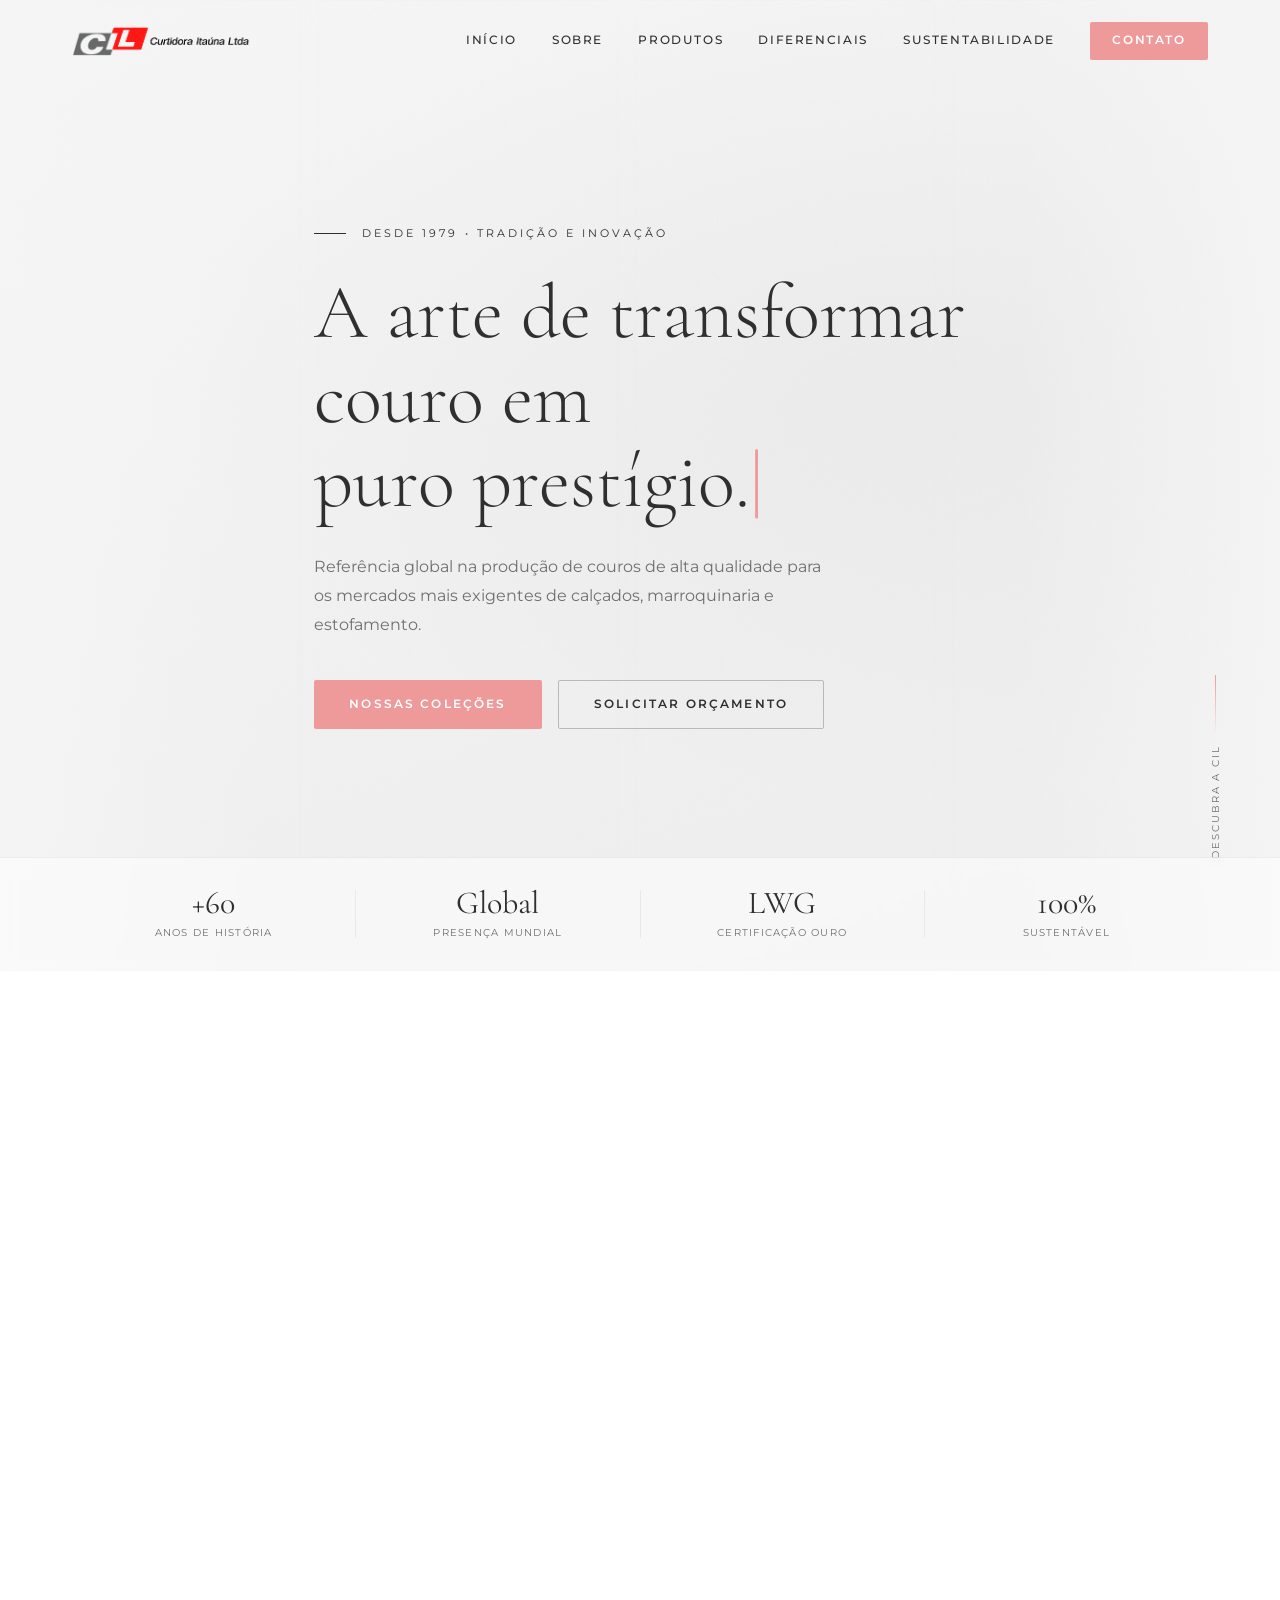
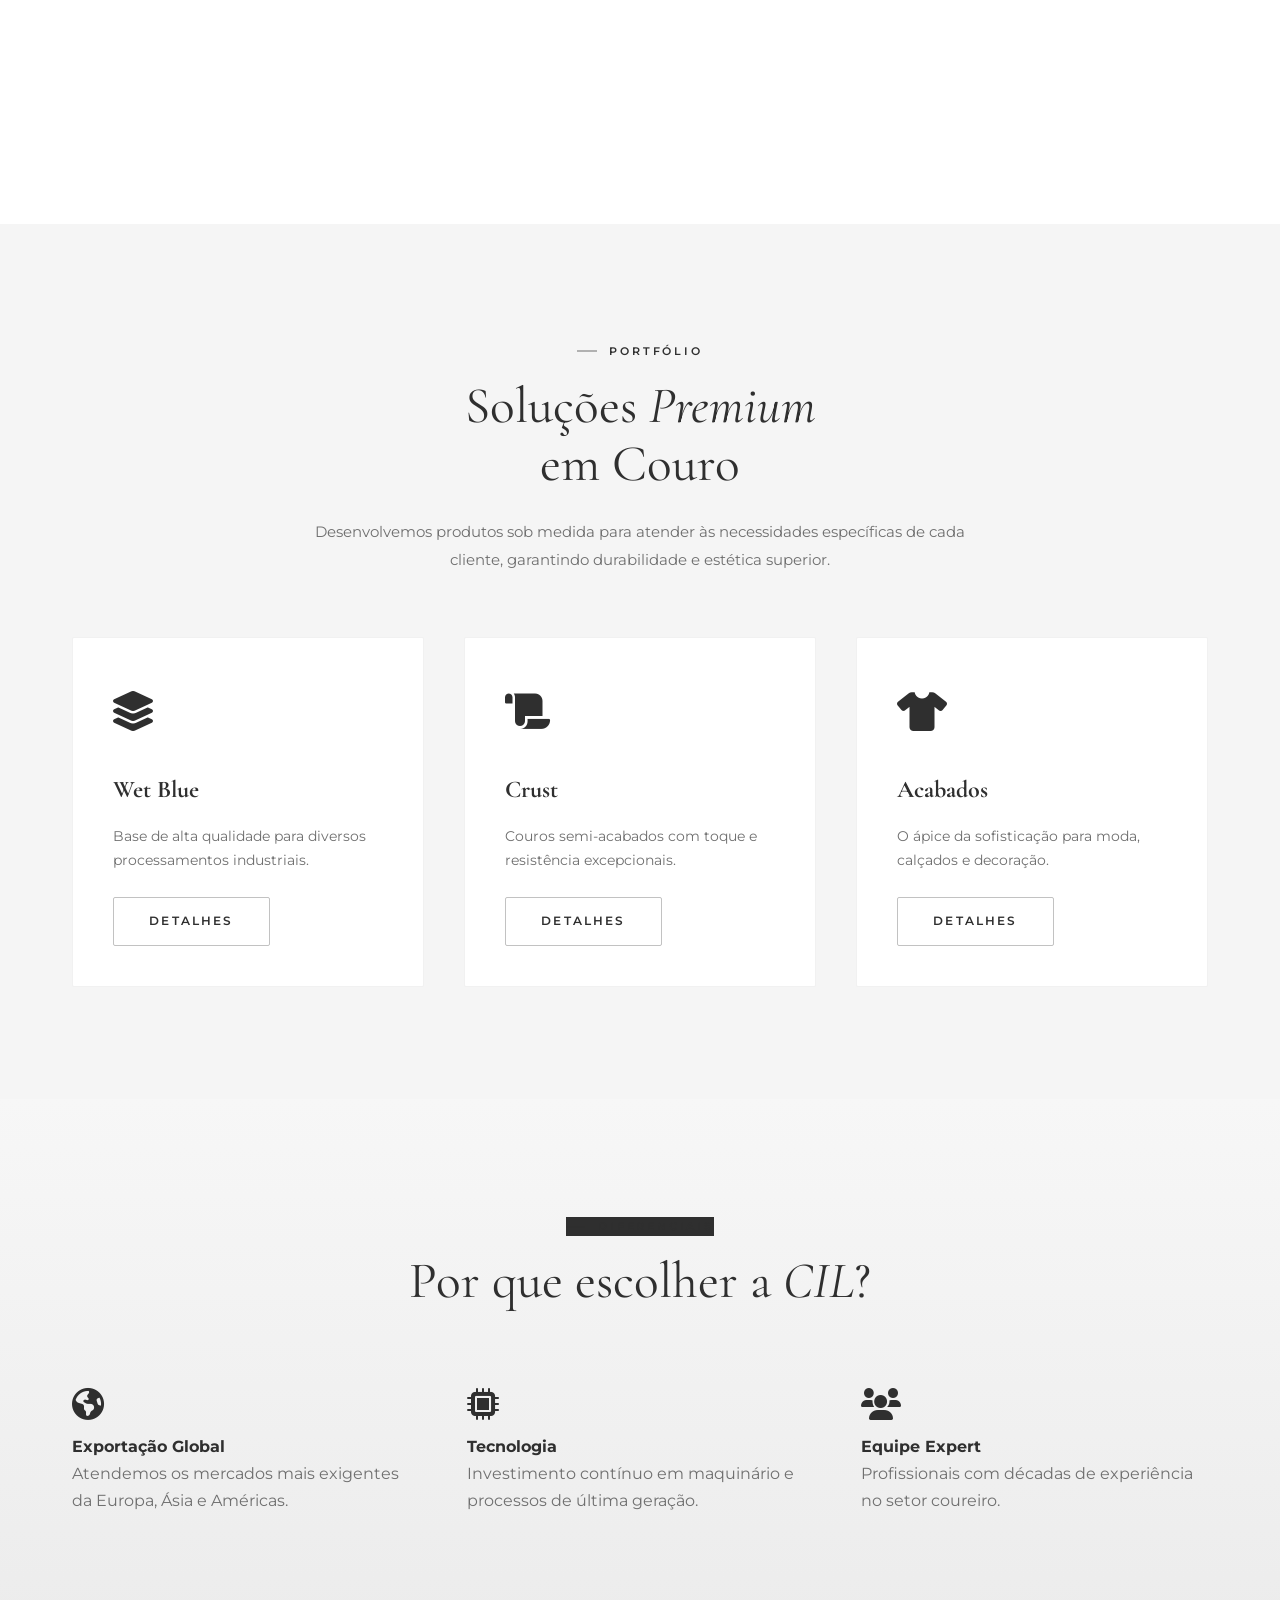
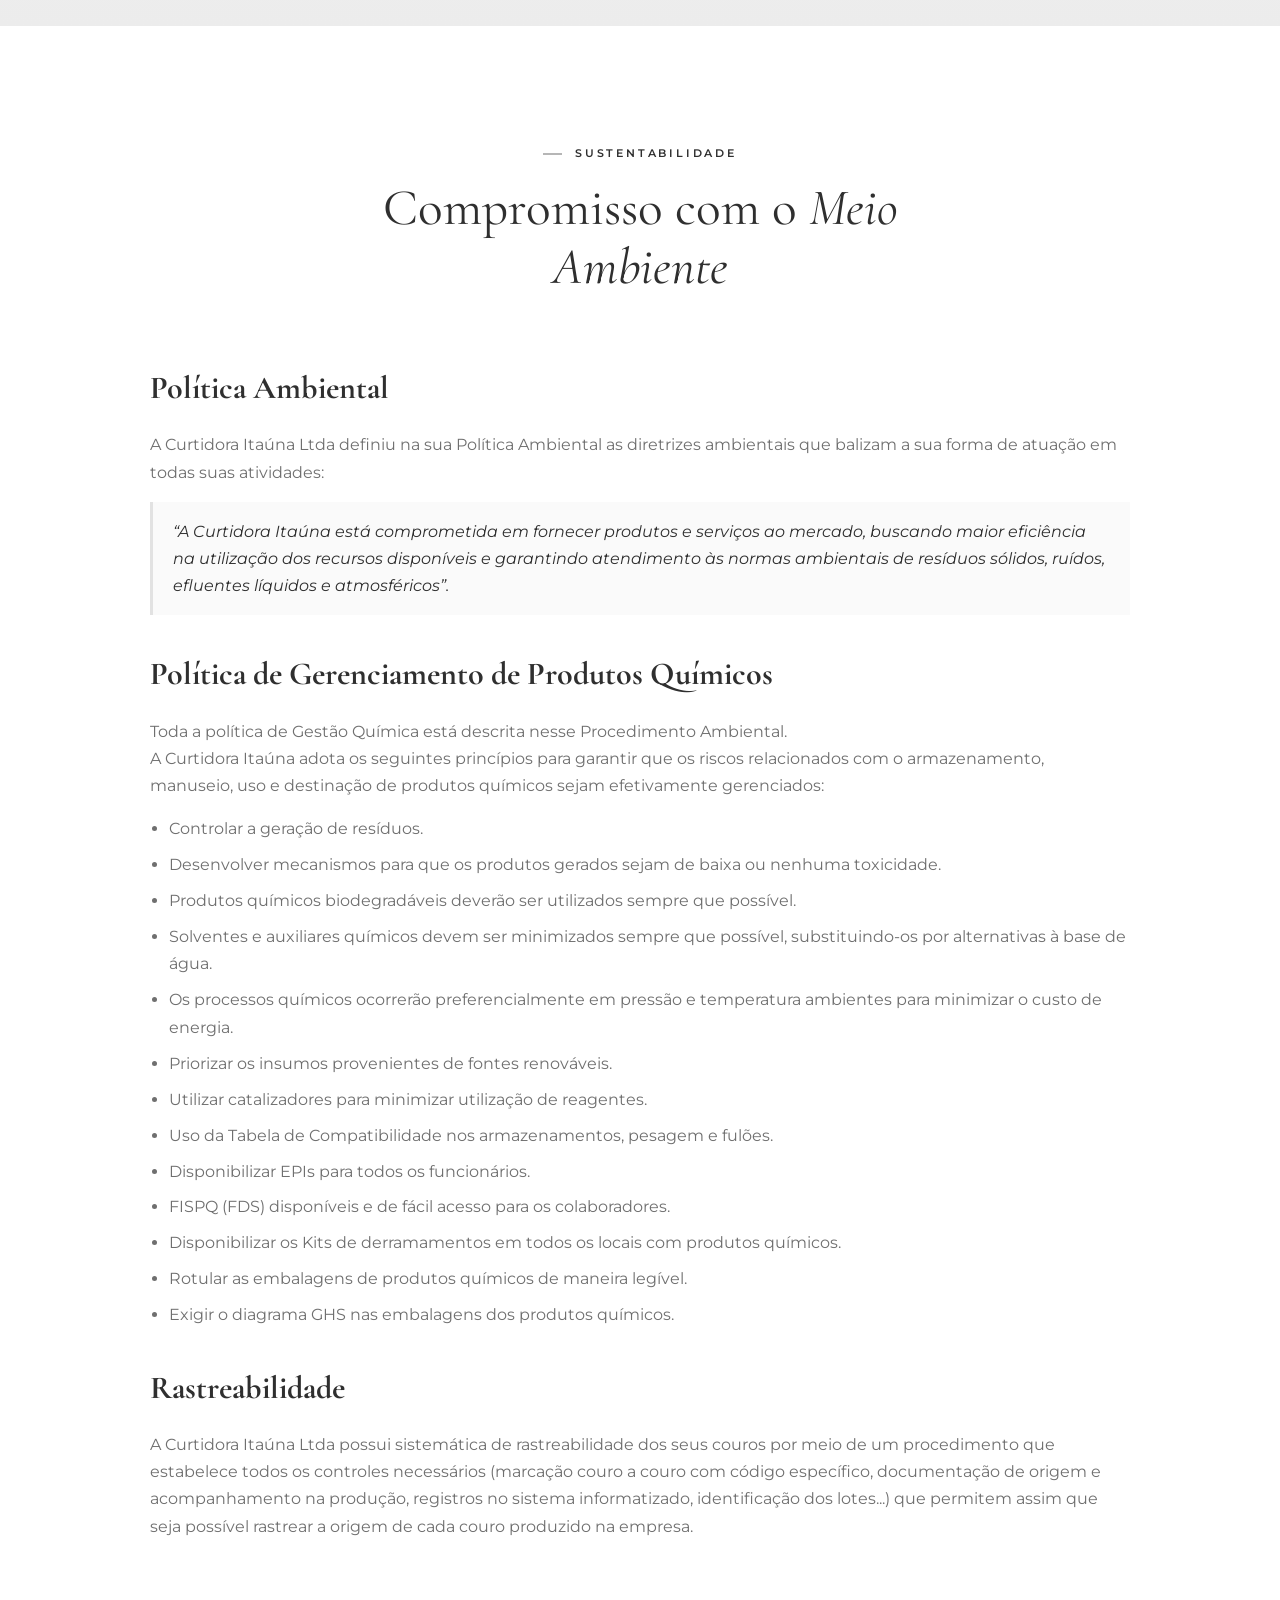
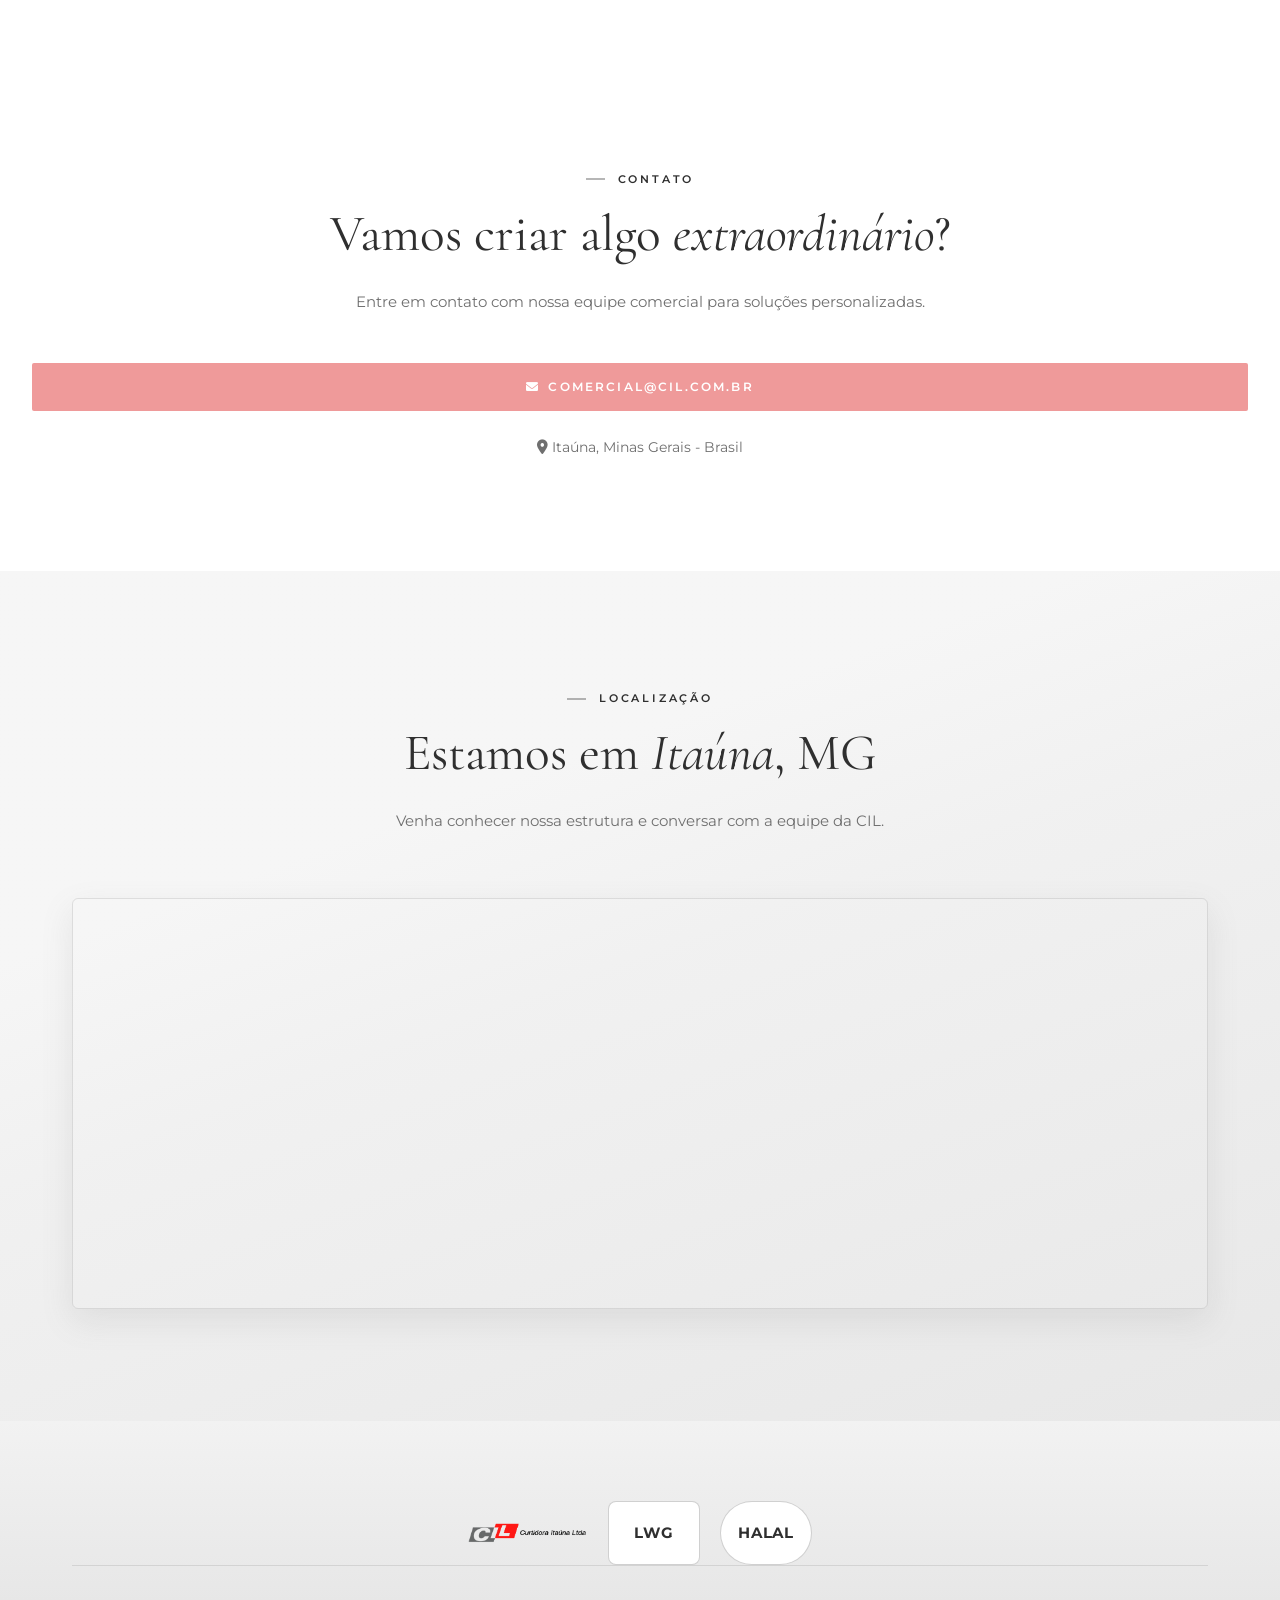
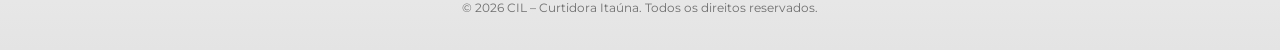
<file: index.html>
<!DOCTYPE html>
<html lang="pt-BR">
<head>
  <meta charset="UTF-8" />
  <meta name="viewport" content="width=device-width, initial-scale=1.0" />
  <title>CIL – Curtidora Itaúna LTDA</title>
  <meta name="description" content="CIL – Curtidora Itaúna: Produção de couros de alta qualidade com sofisticação e sustentabilidade há mais de 45 anos." />
  
  <!-- Fonts -->
  <link rel="preconnect" href="https://fonts.googleapis.com" />
  <link rel="preconnect" href="https://fonts.gstatic.com" crossorigin />
  <link href="https://fonts.googleapis.com/css2?family=Cormorant+Garamond:ital,wght@0,300;0,400;0,500;0,600;1,300;1,400&family=Montserrat:wght@300;400;500;600;700&display=swap" rel="stylesheet" />
  
  <!-- Styles -->
  <link rel="stylesheet" href="css/style.css" />
  
  <!-- Icons (FontAwesome for simplicity in this demo) -->
  <link rel="stylesheet" href="https://cdnjs.cloudflare.com/ajax/libs/font-awesome/6.0.0/css/all.min.css" />
</head>
<body>

  <!-- NAVIGATION -->
  <header class="nav" id="nav">
    <div class="nav__inner container">
      <a href="#" class="nav__logo" aria-label="CIL Curtidora Itaúna Ltda">
        <img src="assets/logo-cil.png" alt="Logo CIL Curtidora Itaúna Ltda" class="nav__logo-img" />
      </a>
      <nav class="nav__links" id="navLinks">
        <a href="#home">Início</a>
        <a href="#sobre">Sobre</a>
        <a href="#produtos">Produtos</a>
        <a href="#diferenciais">Diferenciais</a>
        <a href="#sustentabilidade">Sustentabilidade</a>
        <a href="#contato" class="nav__cta">Contato</a>
      </nav>
      <button class="nav__burger" id="burger" aria-label="Menu">
        <span></span><span></span><span></span>
      </button>
    </div>
  </header>

  <!-- HERO SECTION -->
  <section class="hero" id="home">
    <div class="hero__bg">
      <div class="hero__slides">
        <div class="hero__slide hero__slide--1 active"></div>
        <div class="hero__slide hero__slide--2"></div>
        <div class="hero__slide hero__slide--3"></div>
      </div>
      <div class="hero__texture"></div>
      <div class="hero__grain"></div>
    </div>
    <div class="hero__text-carousel" aria-hidden="true">
      <div class="hero__text-track">
        <span class="hero__text-slide hero__text-slide--1"></span>
        <span class="hero__text-slide hero__text-slide--2"></span>
        <span class="hero__text-slide hero__text-slide--3"></span>
        <span class="hero__text-slide hero__text-slide--4"></span>
        <span class="hero__text-slide hero__text-slide--1"></span>
        <span class="hero__text-slide hero__text-slide--2"></span>
      </div>
    </div>
    <div class="hero__content container">
      <div class="hero__tag reveal">Desde 1979 • Tradição e Inovação</div>
      <h1 class="hero__title reveal" id="heroTypewriter" data-typewriter="A arte de transformar|couro em|puro prestígio.">
        <span class="hero__typed"></span><span class="hero__cursor">|</span>
      </h1>
      <p class="hero__desc reveal">
        Referência global na produção de couros de alta qualidade para os mercados mais exigentes de calçados, marroquinaria e estofamento.
      </p>
      <div class="hero__actions reveal">
        <a href="#produtos" class="btn btn--primary">Nossas Coleções</a>
        <a href="#contato" class="btn btn--ghost">Solicitar Orçamento</a>
      </div>
    </div>
    <div class="hero__scroll">
      <span></span>
      <p>Descubra a CIL</p>
    </div>
    <div class="hero__stat-bar">
      <div class="container hero__stats">
        <div class="hero__stat">
          <strong>+60</strong><span>Anos de História</span>
        </div>
        <div class="hero__stat-divider"></div>
        <div class="hero__stat">
          <strong>Global</strong><span>Presença Mundial</span>
        </div>
        <div class="hero__stat-divider"></div>
        <div class="hero__stat">
          <strong>LWG</strong><span>Certificação Ouro</span>
        </div>
        <div class="hero__stat-divider"></div>
        <div class="hero__stat">
          <strong>100%</strong><span>Sustentável</span>
        </div>
      </div>
    </div>
  </section>

  <!-- SOBRE NÓS -->
  <section class="sobre" id="sobre">
    <div class="container sobre__grid">
      <div class="sobre__visual">
        <div class="sobre__img-wrap reveal-left">
          <div class="sobre__img-placeholder">
            <div class="sobre__img-inner">
              <i class="fa-solid fa-gem" style="font-size: 5rem; color: var(--accent-gold); opacity: 0.6;"></i>
            </div>
          </div>
          <div class="sobre__badge">
            <strong>+60</strong>
            <span>anos de<br/>excelência</span>
          </div>
        </div>
      </div>
      <div class="sobre__text">
        <div class="section-tag reveal">Nossa Essência</div>
        <h2 class="section-title reveal">Tradição que<br/><em>redefine</em> o padrão<br/>da indústria</h2>
        <p class="sobre__lead reveal">
          A Curtidora Itaúna é movida pela paixão pela qualidade e pelo respeito ao meio ambiente.
        </p>
        <p class="sobre__body reveal">
          Nossa jornada é marcada pela busca incessante da perfeição técnica, unindo processos artesanais à tecnologia de ponta para entregar couros que são verdadeiras obras de arte.
        </p>
        <div class="sobre__values reveal">
          <div class="sobre__value">
            <div class="sobre__value-icon"><i class="fa-solid fa-check"></i></div>
            <div>
              <strong>Qualidade Intransigente</strong>
              <p>Padrões rigorosos em cada etapa do processo produtivo.</p>
            </div>
          </div>
          <div class="sobre__value">
            <div class="sobre__value-icon"><i class="fa-solid fa-leaf"></i></div>
            <div>
              <strong>Sustentabilidade Real</strong>
              <p>Compromisso com o futuro através de processos eco-responsáveis.</p>
            </div>
          </div>
        </div>
      </div>
    </div>
  </section>

  <!-- PRODUTOS -->
  <section class="produtos" id="produtos">
    <div class="container">
      <div class="section-header">
        <div class="section-tag reveal">Portfólio</div>
        <h2 class="section-title reveal">Soluções <em>Premium</em><br/>em Couro</h2>
        <p class="section-desc reveal">Desenvolvemos produtos sob medida para atender às necessidades específicas de cada cliente, garantindo durabilidade e estética superior.</p>
      </div>
      <div class="produtos__grid">
        <div class="produto-card reveal">
          <div class="produto-card__content">
            <div class="produto-card__icon"><i class="fa-solid fa-layer-group"></i></div>
            <h3 class="produto-card__title">Wet Blue</h3>
            <p class="produto-card__desc">Base de alta qualidade para diversos processamentos industriais.</p>
            <a href="#contato" class="btn btn--ghost">Detalhes</a>
          </div>
        </div>
        <div class="produto-card reveal">
          <div class="produto-card__content">
            <div class="produto-card__icon"><i class="fa-solid fa-scroll"></i></div>
            <h3 class="produto-card__title">Crust</h3>
            <p class="produto-card__desc">Couros semi-acabados com toque e resistência excepcionais.</p>
            <a href="#contato" class="btn btn--ghost">Detalhes</a>
          </div>
        </div>
        <div class="produto-card reveal">
          <div class="produto-card__content">
            <div class="produto-card__icon"><i class="fa-solid fa-shirt"></i></div>
            <h3 class="produto-card__title">Acabados</h3>
            <p class="produto-card__desc">O ápice da sofisticação para moda, calçados e decoração.</p>
            <a href="#contato" class="btn btn--ghost">Detalhes</a>
          </div>
        </div>
      </div>
    </div>
  </section>

  <!-- DIFERENCIAIS -->
  <section class="diferenciais" id="diferenciais">
    <div class="container">
      <div class="section-header">
        <div class="section-tag section-tag--light reveal">Diferenciais</div>
        <h2 class="section-title section-title--light reveal">Por que escolher a <em>CIL</em>?</h2>
      </div>
      <div class="sobre__values diferenciais__grid reveal">
        <div class="sobre__value">
          <div class="sobre__value-icon diferenciais__icon"><i class="fa-solid fa-earth-americas"></i></div>
          <div>
            <strong>Exportação Global</strong>
            <p>Atendemos os mercados mais exigentes da Europa, Ásia e Américas.</p>
          </div>
        </div>
        <div class="sobre__value">
          <div class="sobre__value-icon diferenciais__icon"><i class="fa-solid fa-microchip"></i></div>
          <div>
            <strong>Tecnologia</strong>
            <p>Investimento contínuo em maquinário e processos de última geração.</p>
          </div>
        </div>
        <div class="sobre__value">
          <div class="sobre__value-icon diferenciais__icon"><i class="fa-solid fa-users"></i></div>
          <div>
            <strong>Equipe Expert</strong>
            <p>Profissionais com décadas de experiência no setor coureiro.</p>
          </div>
        </div>
      </div>
    </div>
  </section>

  <!-- SUSTENTABILIDADE -->
  <section class="sustentabilidade" id="sustentabilidade">
    <div class="container">
      <div class="section-header">
        <div class="section-tag reveal">Sustentabilidade</div>
        <h2 class="section-title reveal">Compromisso com o <em>Meio Ambiente</em></h2>
      </div>

      <div class="sustentabilidade__content">
        <h3>Política Ambiental</h3>
        <p>A Curtidora Itaúna Ltda definiu na sua Política Ambiental as diretrizes ambientais que balizam a sua forma de atuação em todas suas atividades:</p>
        <blockquote>“A Curtidora Itaúna está comprometida em fornecer produtos e serviços ao mercado, buscando maior eficiência na utilização dos recursos disponíveis e garantindo atendimento às normas ambientais de resíduos sólidos, ruídos, efluentes líquidos e atmosféricos”.</blockquote>

        <h3>Política de Gerenciamento de Produtos Químicos</h3>
        <p>Toda a política de Gestão Química está descrita nesse Procedimento Ambiental.</p>
        <p>A Curtidora Itaúna adota os seguintes princípios para garantir que os riscos relacionados com o armazenamento, manuseio, uso e destinação de produtos químicos sejam efetivamente gerenciados:</p>

        <ul>
          <li>Controlar a geração de resíduos.</li>
          <li>Desenvolver mecanismos para que os produtos gerados sejam de baixa ou nenhuma toxicidade.</li>
          <li>Produtos químicos biodegradáveis deverão ser utilizados sempre que possível.</li>
          <li>Solventes e auxiliares químicos devem ser minimizados sempre que possível, substituindo-os por alternativas à base de água.</li>
          <li>Os processos químicos ocorrerão preferencialmente em pressão e temperatura ambientes para minimizar o custo de energia.</li>
          <li>Priorizar os insumos provenientes de fontes renováveis.</li>
          <li>Utilizar catalizadores para minimizar utilização de reagentes.</li>
          <li>Uso da Tabela de Compatibilidade nos armazenamentos, pesagem e fulões.</li>
          <li>Disponibilizar EPIs para todos os funcionários.</li>
          <li>FISPQ (FDS) disponíveis e de fácil acesso para os colaboradores.</li>
          <li>Disponibilizar os Kits de derramamentos em todos os locais com produtos químicos.</li>
          <li>Rotular as embalagens de produtos químicos de maneira legível.</li>
          <li>Exigir o diagrama GHS nas embalagens dos produtos químicos.</li>
        </ul>

        <h3>Rastreabilidade</h3>
        <p>A Curtidora Itaúna Ltda possui sistemática de rastreabilidade dos seus couros por meio de um procedimento que estabelece todos os controles necessários (marcação couro a couro com código específico, documentação de origem e acompanhamento na produção, registros no sistema informatizado, identificação dos lotes...) que permitem assim que seja possível rastrear a origem de cada couro produzido na empresa.</p>
      </div>
    </div>
  </section>

  <!-- CONTATO -->
  <section class="contato" id="contato">
    <div class="container contato__container">
      <div class="section-tag reveal">Contato</div>
      <h2 class="section-title reveal">Vamos criar algo <em>extraordinário</em>?</h2>
      <p class="section-desc reveal">Entre em contato com nossa equipe comercial para soluções personalizadas.</p>
      
      <div class="contato__actions reveal">
        <a href="mailto:comercial@cil.com.br" class="btn btn--primary contato__email-btn">
          <i class="fa-solid fa-envelope"></i> comercial@cil.com.br
        </a>
        <p style="font-size: 0.9rem; color: var(--text-muted);">
          <i class="fa-solid fa-location-dot"></i> Itaúna, Minas Gerais - Brasil
        </p>
      </div>
    </div>
  </section>

  <section class="localizacao" id="localizacao">
    <div class="container">
      <div class="section-header">
        <div class="section-tag reveal">Localização</div>
        <h2 class="section-title reveal">Estamos em <em>Itaúna</em>, MG</h2>
        <p class="section-desc reveal">Venha conhecer nossa estrutura e conversar com a equipe da CIL.</p>
      </div>
      <div class="localizacao__map reveal">
        <iframe
          title="Mapa da localização da CIL em Itaúna MG"
          src="https://www.google.com/maps?q=Curtidora%20Ita%C3%BAna%20Ltda%2C%20Rodovia%20MG-050%2C%20Distrito%20Industrial%2C%20Ita%C3%BAna%20-%20MG&output=embed"
          loading="lazy"
          referrerpolicy="no-referrer-when-downgrade"></iframe>
      </div>
    </div>
  </section>

  <!-- FOOTER -->
  <footer class="footer">
    <div class="container">
      <div class="footer__certifications" aria-label="Certificações CIL, LWG e Halal">
        <img src="assets/logo-cil.png" alt="Certificação CIL" class="footer__cert-logo footer__cert-logo--cil" />
        <div class="footer__cert-logo footer__cert-logo--text" aria-label="Certificação LWG">LWG</div>
        <div class="footer__cert-logo footer__cert-logo--text" aria-label="Certificação Halal">HALAL</div>
      </div>
      <div class="footer__bottom">
        <p>&copy; 2026 CIL – Curtidora Itaúna. Todos os direitos reservados.</p>
      </div>
    </div>
  </footer>

  <!-- Scripts -->
  <script src="js/main.js"></script>
</body>
</html>
</file>
<file: css/style.css>
/* ============================================================
   CIL – Curtidora Itaúna | Stylesheet
   Design: Luxury / Refined · Light & Warm Palette
   Palette: Soft Red · Warm Cream · Champagne · Deep Charcoal
   ============================================================ */

:root {
  /* NEW LIGHT PALETTE – Soft Reddish Tones */
  --primary-red: #5f5f5f;      /* Neutral gray accent */
  --primary-red-dark: #434343; /* Deeper gray for subtle emphasis */
  --accent-warm: #d9d9d9;      /* Light neutral gray */
  --accent-gold: var(--accent-warm);
  --bg-light: #f5f5f5;         /* Light gray background */
  --bg-white: #ffffff;
  --bg-dark: #e2e2e2;
  --text-dark: #2f2f2f;        /* Neutral dark gray */
  --text-muted: #6f6f6f;       /* Muted neutral gray */
  --white: #ffffff;
  --action-red: #ef9a9a;      /* Light red used only for buttons/animations */
  --action-red-dark: #df7f7f; /* Hover state for action red */

  /* Mapping to existing variables for compatibility */
  --brown-dark:   var(--bg-dark);
  --brown-deep:   var(--text-dark);
  --brown-mid:    var(--bg-dark);
  --brown-warm:   var(--accent-warm);
  --tan:          var(--accent-warm);
  --tan-light:    var(--accent-warm);
  --cream:        var(--bg-light);
  --cream-warm:   var(--bg-white);
  --gold:         var(--text-dark);
  --gold-light:   var(--accent-warm);
  --text-strong:  var(--text-dark);
  --brown-rgb:    120, 120, 120;
  --tan-rgb:      217, 217, 217;

  /* Typography */
  --font-display: 'Cormorant Garamond', Georgia, serif;
  --font-body:    'Montserrat', sans-serif;

  /* Spacing */
  --section-py:   7rem;
  --container:    1200px;
  --radius:       4px;

  /* Motion */
  --ease-out:     cubic-bezier(0.22, 1, 0.36, 1);
}

/* ── RESET ── */
*, *::before, *::after { box-sizing: border-box; margin: 0; padding: 0; }
html { scroll-behavior: smooth; font-size: 16px; }
body {
  font-family: var(--font-body);
  background: var(--bg-light);
  color: var(--text-dark);
  overflow-x: hidden;
  line-height: 1.7;
}
img { max-width: 100%; display: block; }
a { text-decoration: none; color: inherit; }

/* ── UTILITY ── */
.container {
  max-width: var(--container);
  margin: 0 auto;
  padding: 0 2rem;
}

/* ── BUTTONS ── */
.btn {
  display: inline-flex;
  align-items: center;
  gap: .5rem;
  padding: .85rem 2.2rem;
  font-family: var(--font-body);
  font-size: .75rem;
  font-weight: 600;
  letter-spacing: .18em;
  text-transform: uppercase;
  border: none;
  cursor: pointer;
  transition: all .35s var(--ease-out);
  border-radius: 2px;
}
.btn--primary {
  background: var(--action-red);
  color: var(--white);
}
.btn--primary:hover {
  background: var(--action-red-dark);
  transform: translateY(-2px);
  box-shadow: 0 8px 24px rgba(var(--brown-rgb),.2);
}
.btn--ghost {
  background: transparent;
  color: var(--text-dark);
  border: 1px solid rgba(var(--brown-rgb),.45);
}
.btn--ghost:hover {
  border-color: var(--action-red);
  color: var(--action-red);
}

.btn--full { width: 100%; justify-content: center; }

/* ── SECTION TAGS / LABELS ── */
.section-tag {
  display: inline-block;
  font-family: var(--font-body);
  font-size: .7rem;
  font-weight: 600;
  letter-spacing: .25em;
  text-transform: uppercase;
  color: var(--text-dark);
  margin-bottom: 1rem;
  position: relative;
  padding-left: 2rem;
}
.section-tag::before {
  content: '';
  position: absolute;
  left: 0;
  top: 50%;
  transform: translateY(-50%);
  width: 1.2rem;
  height: 1px;
  background: var(--text-muted);
}
.section-tag--light { color: var(--accent-warm); }
.section-tag--light::before { background: var(--accent-warm); }

.section-title {
  font-family: var(--font-display);
  font-size: clamp(2.2rem, 4vw, 3.6rem);
  font-weight: 400;
  line-height: 1.15;
  margin-bottom: 1.5rem;
  color: var(--text-dark);
}
.section-title em {
  font-style: italic;
  color: var(--text-dark);
}
.section-title--light { color: var(--white); }
.section-title--light em { color: var(--accent-warm); }

.section-header {
  text-align: center;
  max-width: 680px;
  margin: 0 auto 4rem;
}
.section-desc {
  color: var(--text-muted);
  font-size: .95rem;
  line-height: 1.8;
}

/* ── REVEAL ANIMATIONS ── */
.reveal, .reveal-left {
  opacity: 0;
  transform: translateY(40px);
  transition: opacity .8s var(--ease-out), transform .8s var(--ease-out);
}
.reveal-left { transform: translateX(-40px); }
.revealed {
  opacity: 1;
  transform: translate(0, 0);
}

/* ═══════════════════════════════════
   NAV
═══════════════════════════════════ */
.nav {
  position: fixed;
  top: 0; left: 0; right: 0;
  z-index: 100;
  padding: 1.4rem 0;
  transition: background .4s, padding .4s, box-shadow .4s;
}
.nav.scrolled {
  background: rgba(255, 255, 255, 0.96);
  backdrop-filter: blur(12px);
  padding: .9rem 0;
  box-shadow: 0 2px 30px rgba(0,0,0,.05);
}
.nav.scrolled .nav__links a { color: var(--text-dark); }

.nav__inner {
  display: flex;
  align-items: center;
  justify-content: space-between;
}
.nav__logo {
  display: inline-flex;
  align-items: center;
  max-width: 180px;
}
.nav__logo-img {
  width: 100%;
  height: auto;
  max-height: 56px;
  object-fit: contain;
}
.nav__links {
  display: flex;
  align-items: center;
  gap: 2.2rem;
}
.nav__links a {
  font-family: var(--font-body);
  font-size: .72rem;
  font-weight: 500;
  letter-spacing: .14em;
  text-transform: uppercase;
  color: var(--text-dark);
  transition: color .25s;
}
.nav__links a:hover { color: var(--text-dark); }
.nav__cta {
  background: var(--action-red) !important;
  color: var(--white) !important;
  padding: .55rem 1.4rem !important;
  border-radius: 2px;
  font-weight: 600 !important;
}
.nav__cta:hover { background: var(--action-red-dark) !important; }

.nav__burger {
  display: none;
  flex-direction: column;
  gap: 5px;
  background: none;
  border: none;
  cursor: pointer;
  padding: .3rem;
}
.nav__burger span {
  display: block;
  width: 24px;
  height: 1.5px;
  background: var(--text-dark);
  transition: transform .3s;
}


@media (max-width: 768px) {
  .nav__logo {
    max-width: 140px;
  }

  .nav__logo-img {
    max-height: 44px;
  }
}

/* ═══════════════════════════════════
   HERO
═══════════════════════════════════ */
.hero {
  position: relative;
  min-height: 100vh;
  display: flex;
  flex-direction: column;
  background: var(--bg-light);
  overflow: hidden;
}
.hero__bg {
  position: absolute;
  inset: 0;
}
.hero__texture {
  position: absolute;
  inset: 0;
  background:
    radial-gradient(ellipse 80% 60% at 70% 40%, rgba(var(--brown-rgb),.1) 0%, transparent 70%),
    linear-gradient(160deg, rgba(245, 245, 245, .82) 0%, rgba(236, 236, 236, .75) 40%, rgba(224, 224, 224, .78) 100%);
}
.hero__slides,
.hero__slide {
  position: absolute;
  inset: 0;
}
.hero__slide {
  opacity: 0;
  transition: opacity 1.3s var(--ease-out);
  background-size: cover;
  background-position: center;
  transform: scale(1.04);
}
.hero__slide.active { opacity: .32; }
.hero__slide--1 { background-image: url('https://images.unsplash.com/photo-1571658734974-e513dfb8b86a?auto=format&fit=crop&w=1600&q=80'); }
.hero__slide--2 { background-image: url('https://images.unsplash.com/photo-1556228720-da4f7f9f06ee?auto=format&fit=crop&w=1600&q=80'); }
.hero__slide--3 { background-image: url('https://images.unsplash.com/photo-1617710218873-d7ed26f02d89?auto=format&fit=crop&w=1600&q=80'); }
.hero__grain {
  position: absolute;
  inset: 0;
  background-image: url("data:image/svg+xml,%3Csvg viewBox='0 0 256 256' xmlns='http://www.w3.org/2000/svg'%3E%3Cfilter id='noise'%3E%3CfeTurbulence type='fractalNoise' baseFrequency='0.9' numOctaves='4' stitchTiles='stitch'/%3E%3C/filter%3E%3Crect width='100%25' height='100%25' filter='url(%23noise)' opacity='0.03'/%3E%3C/svg%3E");
  opacity: .5;
}
.hero__content {
  position: relative;
  z-index: 2;
  padding-top: 14rem;
  padding-bottom: 8rem;
  flex: 1;
  display: flex;
  flex-direction: column;
  justify-content: center;
  max-width: 780px;
}
.hero__text-carousel {
  position: absolute;
  inset: 0;
  width: 100vw;
  left: 50%;
  transform: translateX(-50%);
  overflow: hidden;
  z-index: 1;
  pointer-events: none;
}
.hero__text-carousel::after {
  content: '';
  position: absolute;
  inset: 0;
  background: linear-gradient(90deg, rgba(245, 245, 245, 0.9) 0%, rgba(245, 245, 245, 0.48) 20%, rgba(245, 245, 245, 0.48) 80%, rgba(245, 245, 245, 0.9) 100%);
}
.hero__text-track {
  display: flex;
  align-items: stretch;
  height: 100%;
  width: max-content;
  animation: heroTextLeatherScroll 34s linear infinite;
}
.hero__text-slide {
  flex: 0 0 300px;
  height: 100%;
  margin-right: 1.1rem;
  border-radius: 5px;
  border: 1px solid rgba(var(--brown-rgb), 0.14);
  box-shadow: inset 0 0 0 1px rgba(255, 255, 255, 0.22);
  background-size: cover;
  background-position: center;
  opacity: 0.24;
  filter: saturate(0.9) contrast(0.95);
}
.hero__text-slide--1 { background-image: url('https://images.unsplash.com/photo-1473448912268-2022ce9509d8?auto=format&fit=crop&w=900&q=80'); }
.hero__text-slide--2 { background-image: url('https://images.unsplash.com/photo-1576859045813-4fd9d799f325?auto=format&fit=crop&w=900&q=80'); }
.hero__text-slide--3 { background-image: url('https://images.unsplash.com/photo-1512436991641-6745cdb1723f?auto=format&fit=crop&w=900&q=80'); }
.hero__text-slide--4 { background-image: url('https://images.unsplash.com/photo-1556909114-f6e7ad7d3136?auto=format&fit=crop&w=900&q=80'); }
@keyframes heroTextLeatherScroll {
  from { transform: translateX(0); }
  to { transform: translateX(-50%); }
}
.hero__tag {
  font-family: var(--font-body);
  font-size: .68rem;
  letter-spacing: .28em;
  text-transform: uppercase;
  color: var(--text-dark);
  margin-bottom: 1.8rem;
  display: flex;
  align-items: center;
  gap: 1rem;
}
.hero__tag::before {
  content: '';
  width: 2rem;
  height: 1px;
  background: var(--text-dark);
}
.hero__title {
  font-family: var(--font-display);
  font-size: clamp(3rem, 6vw, 5.5rem);
  font-weight: 300;
  line-height: 1.1;
  color: var(--text-dark);
  margin-bottom: 1.8rem;
}
.hero__title em {
  font-style: italic;
  color: var(--text-dark);
}
.hero__cursor {
  animation: blink 1s step-end infinite;
  color: var(--action-red);
}
@keyframes blink {
  50% { opacity: 0; }
}
.hero__desc {
  font-size: 1rem;
  color: var(--text-muted);
  line-height: 1.8;
  max-width: 520px;
  margin-bottom: 2.5rem;
}
.hero__actions {
  display: flex;
  gap: 1rem;
  flex-wrap: wrap;
}
.hero__scroll {
  position: absolute;
  bottom: 7rem;
  right: 3rem;
  display: flex;
  flex-direction: column;
  align-items: center;
  gap: .6rem;
  z-index: 2;
}
.hero__scroll span {
  display: block;
  width: 1px;
  height: 60px;
  background: linear-gradient(to bottom, var(--action-red), transparent);
}
.hero__scroll p {
  font-size: .6rem;
  letter-spacing: .2em;
  text-transform: uppercase;
  color: var(--text-muted);
  writing-mode: vertical-rl;
  transform: rotate(180deg);
}
.hero__stat-bar {
  position: relative;
  z-index: 2;
  background: rgba(255,255,255,.5);
  border-top: 1px solid rgba(var(--brown-rgb),.1);
  backdrop-filter: blur(4px);
}
.hero__stats {
  display: flex;
  align-items: center;
  padding: 1.8rem 2rem;
}
.hero__stat {
  flex: 1;
  text-align: center;
}
.hero__stat strong {
  display: block;
  font-family: var(--font-display);
  font-size: 2rem;
  font-weight: 400;
  color: var(--text-dark);
  line-height: 1;
}
.hero__stat span {
  font-size: .65rem;
  letter-spacing: .12em;
  text-transform: uppercase;
  color: var(--text-muted);
  margin-top: .3rem;
  display: block;
}
.hero__stat-divider {
  width: 1px;
  height: 3rem;
  background: rgba(var(--brown-rgb),.1);
}

/* ── SOBRE ── */
.sobre {
  padding: var(--section-py) 0;
  background: var(--bg-white);
}
.sobre__grid {
  display: grid;
  grid-template-columns: 1fr 1.2fr;
  gap: 6rem;
  align-items: center;
}
.sobre__visual { position: relative; }
.sobre__img-wrap {
  position: relative;
  padding-bottom: 3rem;
  padding-right: 3rem;
}
.sobre__img-placeholder {
  aspect-ratio: 4/5;
  background: linear-gradient(135deg, #ececec, #cfcfcf);
  border-radius: 2px;
  overflow: hidden;
  position: relative;
  opacity: 0.8;
}
.sobre__badge {
  position: absolute;
  bottom: 0;
  right: 0;
  background: var(--text-dark);
  color: var(--white);
  padding: 1.8rem;
  text-align: center;
  border-radius: 2px;
  box-shadow: 0 12px 40px rgba(var(--brown-rgb),.2);
}
.sobre__badge strong {
  font-family: var(--font-display);
  font-size: 3rem;
  font-weight: 400;
  display: block;
  line-height: 1;
}
.sobre__badge span {
  font-size: .65rem;
  letter-spacing: .12em;
  text-transform: uppercase;
  font-weight: 600;
}
.sobre__lead {
  font-size: 1.05rem;
  color: var(--text-dark);
  margin-bottom: 1.2rem;
  line-height: 1.85;
}
.sobre__body {
  color: var(--text-muted);
  margin-bottom: 2.5rem;
  line-height: 1.85;
}
.sobre__value-icon {
  color: var(--text-dark);
  font-size: 1.2rem;
  margin-top: .2rem;
  flex-shrink: 0;
}

/* ── PRODUTOS ── */
.produtos {
  padding: var(--section-py) 0;
  background: var(--bg-light);
}
.produtos__grid {
  display: grid;
  grid-template-columns: repeat(auto-fit, minmax(300px, 1fr));
  gap: 2.5rem;
}
.produto-card {
  background: var(--white);
  border-radius: 2px;
  overflow: hidden;
  transition: transform .4s var(--ease-out), box-shadow .4s var(--ease-out);
  border: 1px solid rgba(var(--brown-rgb),.1);
}
.produto-card:hover {
  transform: translateY(-10px);
  box-shadow: 0 20px 40px rgba(var(--brown-rgb),.1);
}
.produto-card__content {
  padding: 2.5rem;
}
.produto-card__icon {
  font-size: 2.5rem;
  color: var(--text-dark);
  margin-bottom: 1.5rem;
}
.produto-card__title {
  font-family: var(--font-display);
  font-size: 1.5rem;
  margin-bottom: .8rem;
  color: var(--text-dark);
}
.produto-card__desc {
  font-size: .9rem;
  color: var(--text-muted);
  margin-bottom: 1.5rem;
}

/* ── FOOTER ── */
.footer {
  background: linear-gradient(180deg, #f2f2f2 0%, #e4e4e4 100%);
  color: var(--text-dark);
  padding: 5rem 0 2rem;
}
.footer__bottom {
  padding-top: 2rem;
  border-top: 1px solid rgba(var(--brown-rgb), .2);
  display: flex;
  justify-content: center;
  align-items: center;
  font-size: .75rem;
  color: var(--text-muted);
  text-align: center;
}

.footer__certifications {
  display: flex;
  align-items: center;
  justify-content: center;
  gap: 1.25rem;
}

.footer__cert-logo {
  height: 64px;
  width: auto;
  object-fit: contain;
}

.footer__cert-logo--cil {
  max-width: 120px;
}

.footer__cert-logo--text {
  min-width: 92px;
  padding: .8rem 1rem;
  border: 1px solid rgba(var(--brown-rgb), .35);
  border-radius: 8px;
  background: var(--bg-white);
  color: var(--text-dark);
  font-size: .95rem;
  font-weight: 700;
  letter-spacing: .06em;
  display: grid;
  place-items: center;
}

.footer__cert-logo--text:last-child {
  border-radius: 999px;
}

.diferenciais {
  background: linear-gradient(180deg, #f7f7f7 0%, #ececec 100%);
  padding: var(--section-py) 0;
}
.diferenciais__grid {
  display: grid;
  grid-template-columns: repeat(auto-fit, minmax(250px, 1fr));
  gap: 3rem;
}
.diferenciais .section-title--light,
.diferenciais .section-title--light em {
  color: var(--text-dark);
}
.diferenciais .section-tag--light,
.diferenciais .section-tag--light::before {
  color: var(--text-dark);
  background: var(--text-dark);
}
.diferenciais .sobre__value strong {
  color: var(--text-dark);
}
.diferenciais .sobre__value p {
  color: var(--text-muted);
}
.diferenciais__icon {
  color: var(--text-dark);
  font-size: 2rem;
}


.contato {
  padding: var(--section-py) 0;
  background: var(--bg-white);
}
.contato__container {
  max-width: 100%;
  text-align: center;
}
.contato__actions {
  margin-top: 3rem;
  display: flex;
  flex-direction: column;
  gap: 1.5rem;
  align-items: center;
}
.contato__email-btn {
  width: 100%;
  justify-content: center;
}

.localizacao {
  position: relative;
  padding: var(--section-py) 0;
  overflow: hidden;
}
.localizacao::before {
  content: '';
  position: absolute;
  inset: 0;
  background:
    linear-gradient(160deg, rgba(246, 246, 246, .95) 30%, rgba(240, 240, 240, .88) 48%, rgba(230, 230, 230, .9) 100%),
    url('https://media.licdn.com/dms/image/v2/D4D16AQHF2NEzN87S5Q/profile-displaybackgroundimage-shrink_200_800/profile-displaybackgroundimage-shrink_200_800/0/1676056058050?e=2147483647&v=beta&t=pOGhoS2MZaBzSvojPYPcDW3zFBohD-bC2PuQLDvrVsY') center/cover no-repeat;
  z-index: 0;
}
.localizacao > .container {
  position: relative;
  z-index: 1;
}
.localizacao__map {
  border: 1px solid rgba(var(--brown-rgb), .2);
  border-radius: 6px;
  overflow: hidden;
  box-shadow: 0 12px 32px rgba(var(--brown-rgb), .14);
}
.localizacao__map iframe {
  width: 100%;
  height: 400px;
  border: 0;
}

/* ── MOBILE ── */
@media (max-width: 768px) {
  .nav__links {
    position: fixed;
    top: 0;
    right: -100%;
    width: 80%;
    height: 100vh;
    background: var(--bg-white);
    display: flex;
    flex-direction: column;
    justify-content: center;
    align-items: center;
    gap: 2rem;
    transition: right 0.4s var(--ease-out);
    z-index: 99;
  }
  .nav__links.active {
    right: 0;
  }
  .nav__burger { display: flex; }
  .nav__burger.active span:nth-child(1) { transform: translateY(6.5px) rotate(45deg); }
  .nav__burger.active span:nth-child(2) { opacity: 0; }
  .nav__burger.active span:nth-child(3) { transform: translateY(-6.5px) rotate(-45deg); }
  .hero__text-carousel {
    inset: 4rem 0 3rem;
  }
  .hero__text-slide {
    flex-basis: 190px;
    margin-right: .7rem;
    opacity: .2;
  }
  
  .sobre__grid { grid-template-columns: 1fr; gap: 4rem; }
}

/* ═══════════════════════════════════
   SUSTENTABILIDADE
═══════════════════════════════════ */
.sustentabilidade {
  padding: var(--section-py) 0;
  background: var(--bg-white);
}

.sustentabilidade__content {
  max-width: 980px;
  margin: 0 auto;
  color: var(--text-dark);
}

.sustentabilidade__content h3 {
  font-family: var(--font-display);
  font-size: clamp(1.5rem, 2.6vw, 2rem);
  margin: 2rem 0 1rem;
  color: var(--text-dark);
}

.sustentabilidade__content p,
.sustentabilidade__content li {
  color: var(--text-muted);
}

.sustentabilidade__content blockquote {
  border-left: 3px solid var(--bg-dark);
  padding: 1rem 1.25rem;
  margin: 1rem 0 2rem;
  font-style: italic;
  background: rgba(var(--tan-rgb), 0.15);
  color: var(--text-dark);
}

.sustentabilidade__content ul {
  margin: 1rem 0 2rem 1.2rem;
  display: grid;
  gap: .55rem;
}
</file>
